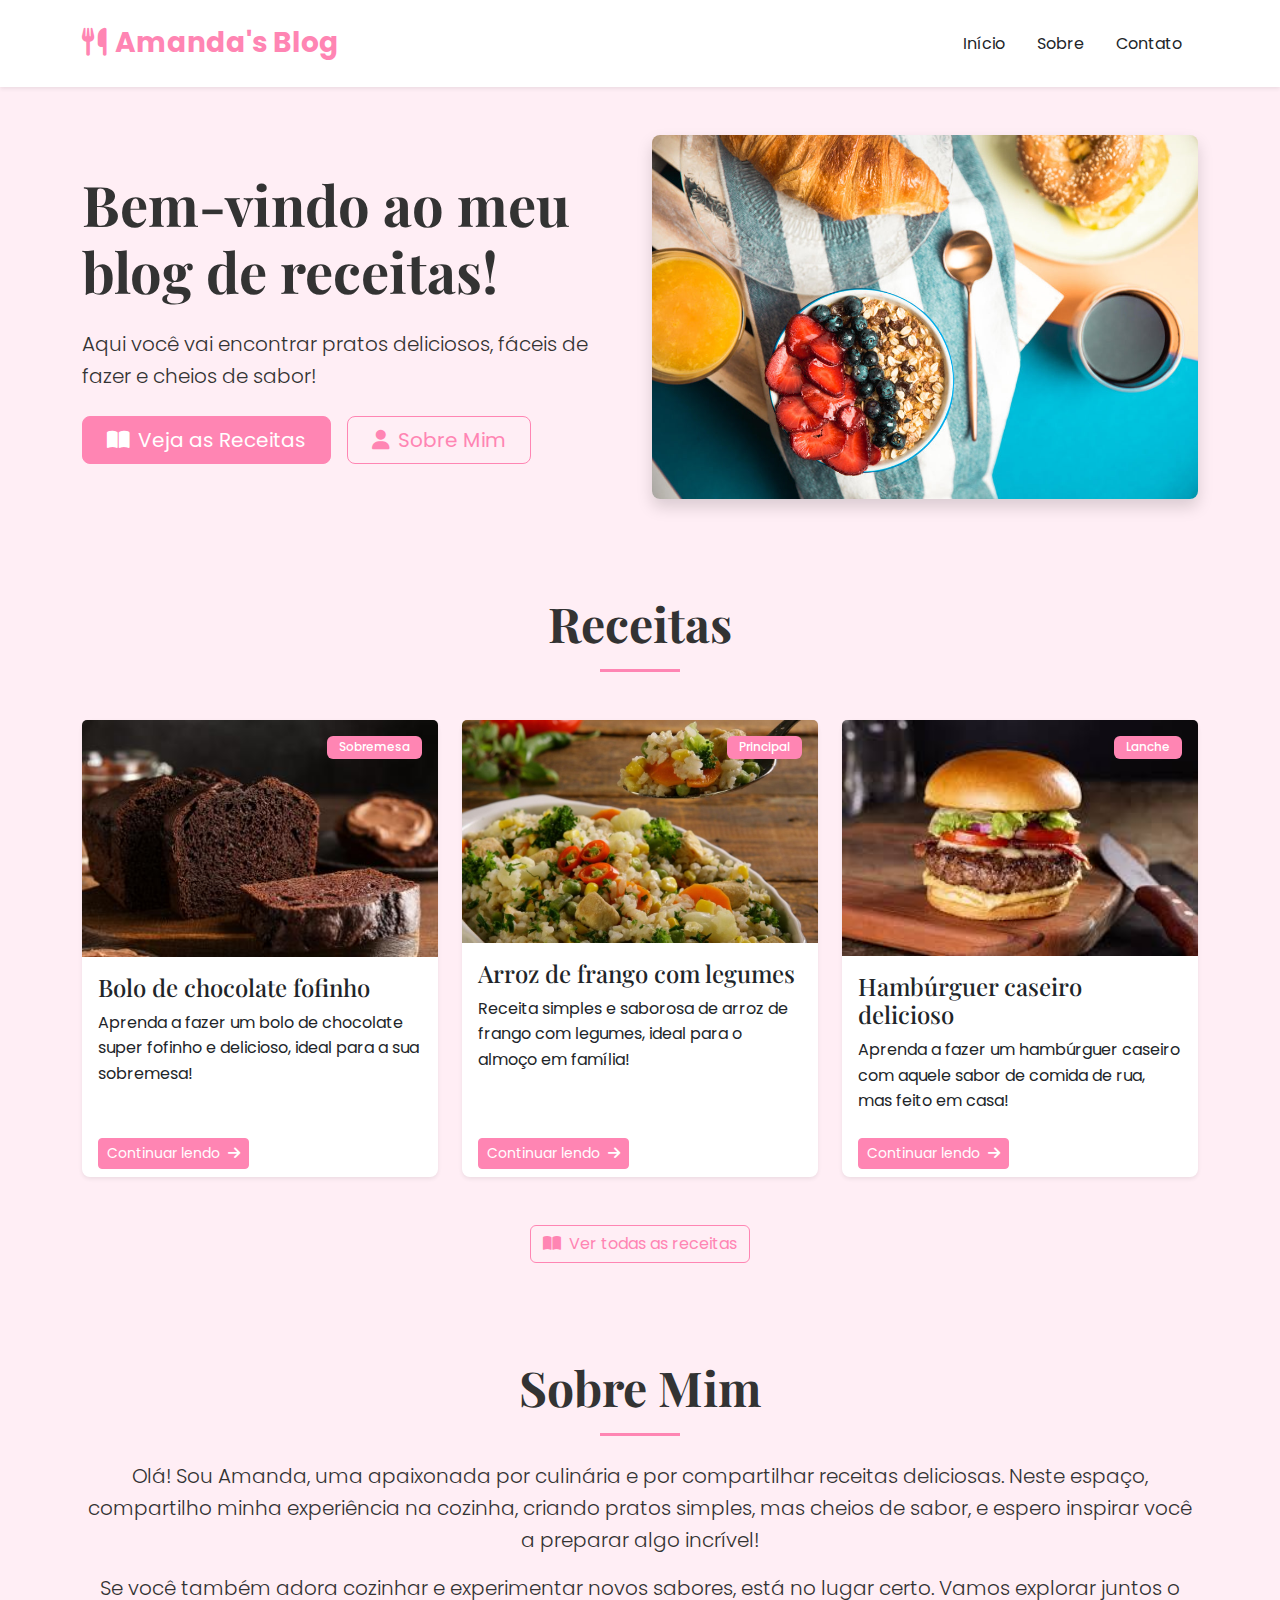
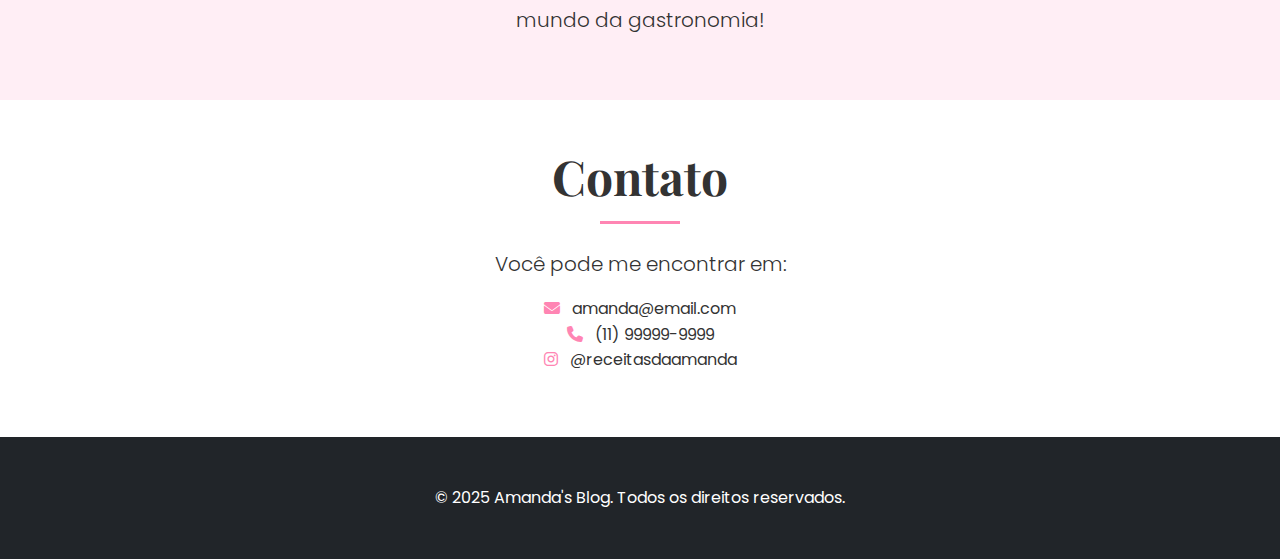
<file: index.html>
<!doctype html>
<html lang="pt-br">
  <head>
    <meta charset="utf-8">
    <meta name="viewport" content="width=device-width, initial-scale=1">
    <title>Amanda's Blog</title>
    <link href="https://cdn.jsdelivr.net/npm/bootstrap@5.3.6/dist/css/bootstrap.min.css" rel="stylesheet">
    <link rel="stylesheet" href="https://cdnjs.cloudflare.com/ajax/libs/font-awesome/6.4.0/css/all.min.css">
    <link href="https://fonts.googleapis.com/css2?family=Playfair+Display:wght@400;700&family=Poppins:wght@300;400;500&display=swap" rel="stylesheet">
    <link rel="stylesheet" href="css/style.css">
  </head>
  <body>

    <nav class="navbar navbar-expand-lg navbar-light bg-white shadow-sm">
      <div class="container">
        <a class="navbar-brand fw-bold fs-3 text-pink" href="index.html">
          <i class="fas fa-utensils me-2"></i>Amanda's Blog</a>
        <button class="navbar-toggler" type="button" data-bs-toggle="collapse" data-bs-target="#navbarNav">
          <span class="navbar-toggler-icon"></span>
        </button>
        <div class="collapse navbar-collapse justify-content-end" id="navbarNav">
          <ul class="navbar-nav">
            <li class="nav-item mx-2">
              <a class="nav-link active text-dark" href="index.html">Início</a>
            </li>
            <li class="nav-item mx-2">
              <a class="nav-link text-dark" href="#sobre-mim">Sobre</a>
            </li>
            <li class="nav-item mx-2">
              <a class="nav-link text-dark" href="#contato">Contato</a>
            </li>
          </ul>
        </div>
      </div>
    </nav>

    <header class="hero-section py-5">
      <div class="container">
        <div class="row align-items-center">
          <div class="col-lg-6">
            <h1 class="display-4 fw-bold mb-4">Bem-vindo ao meu blog de receitas!</h1>
            <p class="lead mb-4">Aqui você vai encontrar pratos deliciosos, fáceis de fazer e cheios de sabor!</p>
            <div class="d-flex gap-3">
              <a href="#receitas" class="btn btn-pink btn-lg px-4">
                <i class="fas fa-book-open me-2"></i>Veja as Receitas
              </a>
              <a href="#sobre-mim" class="btn btn-outline-pink btn-lg px-4">
                <i class="fas fa-user me-2"></i>Sobre Mim
              </a>
            </div>
          </div>
          <div class="col-lg-6 mt-4 mt-lg-0">
            <img src="imagens/imagemdecomidablog.jpg" class="img-fluid rounded-3 shadow" alt="Imagem de comida">
          </div>
        </div>
      </div>
    </header>

    <section id="receitas" class="py-5 bg-light-pink">
        <div class="container">
          <div class="text-center mb-5">
            <h2 class="display-5 fw-bold mb-3">Receitas</h2>
            <div class="divider-pink mx-auto"></div>
          </div>
          <div class="row g-4">
      
            <div class="col-lg-4 col-md-6">
              <div class="card post-card h-100 border-0 shadow-sm">
                <img src="imagens/bolofofinhoblog.jpg" class="card-img-top" alt="Bolo de chocolate">
                <div class="card-body">
                  <span class="badge bg-pink mb-2">Sobremesa</span>
                  <h3 class="h4">Bolo de chocolate fofinho</h3>
                  <p class="card-text">Aprenda a fazer um bolo de chocolate super fofinho e delicioso, ideal para a sua sobremesa!</p>
                </div>
                <div class="card-footer bg-transparent border-top-0">
                  <a href="post.html" class="btn btn-sm btn-pink">Continuar lendo <i class="fas fa-arrow-right ms-1"></i></a>
                </div>
              </div>
            </div>
    
            <div class="col-lg-4 col-md-6">
              <div class="card post-card h-100 border-0 shadow-sm">
                <img src="imagens/arrozblog.jpg" class="card-img-top" alt="Arroz com frango">
                <div class="card-body">
                  <span class="badge bg-pink mb-2">Principal</span>
                  <h3 class="h4">Arroz de frango com legumes</h3>
                  <p class="card-text">Receita simples e saborosa de arroz de frango com legumes, ideal para o almoço em família!</p>
                </div>
                <div class="card-footer bg-transparent border-top-0">
                  <a href="post.html" class="btn btn-sm btn-pink">Continuar lendo <i class="fas fa-arrow-right ms-1"></i></a>
                </div>
              </div>
            </div>
    
            <div class="col-lg-4 col-md-6">
              <div class="card post-card h-100 border-0 shadow-sm">
                <img src="imagens/hamburguerblog.jpeg" class="card-img-top" alt="Hambúrguer caseiro">
                <div class="card-body">
                  <span class="badge bg-pink mb-2">Lanche</span>
                  <h3 class="h4">Hambúrguer caseiro delicioso</h3>
                  <p class="card-text">Aprenda a fazer um hambúrguer caseiro com aquele sabor de comida de rua, mas feito em casa!</p>
                </div>
                <div class="card-footer bg-transparent border-top-0">
                  <a href="post.html" class="btn btn-sm btn-pink">Continuar lendo <i class="fas fa-arrow-right ms-1"></i></a>
                </div>
              </div>
            </div>
    
          </div>
          <div class="text-center mt-5">
            <a href="post.html" class="btn btn-outline-pink">
              <i class="fas fa-book-open me-2"></i>Ver todas as receitas
            </a>
          </div>
        </div>
      </section>      

    <section id="sobre-mim" class="py-5 bg-light-pink">
        <div class="container">
          <div class="text-center mb-4">
            <h2 class="display-5 fw-bold mb-3">Sobre Mim</h2>
            <div class="divider-pink mx-auto"></div>
          </div>
          <p class="lead text-center">Olá! Sou Amanda, uma apaixonada por culinária e por compartilhar receitas deliciosas. Neste espaço, compartilho minha experiência na cozinha, criando pratos simples, mas cheios de sabor, e espero inspirar você a preparar algo incrível!</p>
          <p class="lead text-center">Se você também adora cozinhar e experimentar novos sabores, está no lugar certo. Vamos explorar juntos o mundo da gastronomia!</p>
        </div>
      </section>
  
      <section id="contato" class="py-5 bg-white">
        <div class="container">
          <div class="text-center mb-4">
            <h2 class="display-5 fw-bold mb-3">Contato</h2>
            <div class="divider-pink mx-auto"></div>
          </div>
          <p class="text-center lead">Você pode me encontrar em:</p>
          <ul class="list-unstyled text-center">
            <li><i class="fas fa-envelope text-pink me-2"></i> amanda@email.com</li>
            <li><i class="fas fa-phone text-pink me-2"></i> (11) 99999-9999</li>
            <li><i class="fab fa-instagram text-pink me-2"></i> @receitasdaamanda</li>
          </ul>
        </div>
      </section>

    <footer class="bg-dark text-white py-5">
      <div class="container text-center">
        <p class="mb-0">&copy; 2025 Amanda's Blog. Todos os direitos reservados.</p>
      </div>
    </footer>

    <script src="https://cdn.jsdelivr.net/npm/bootstrap@5.
</file>
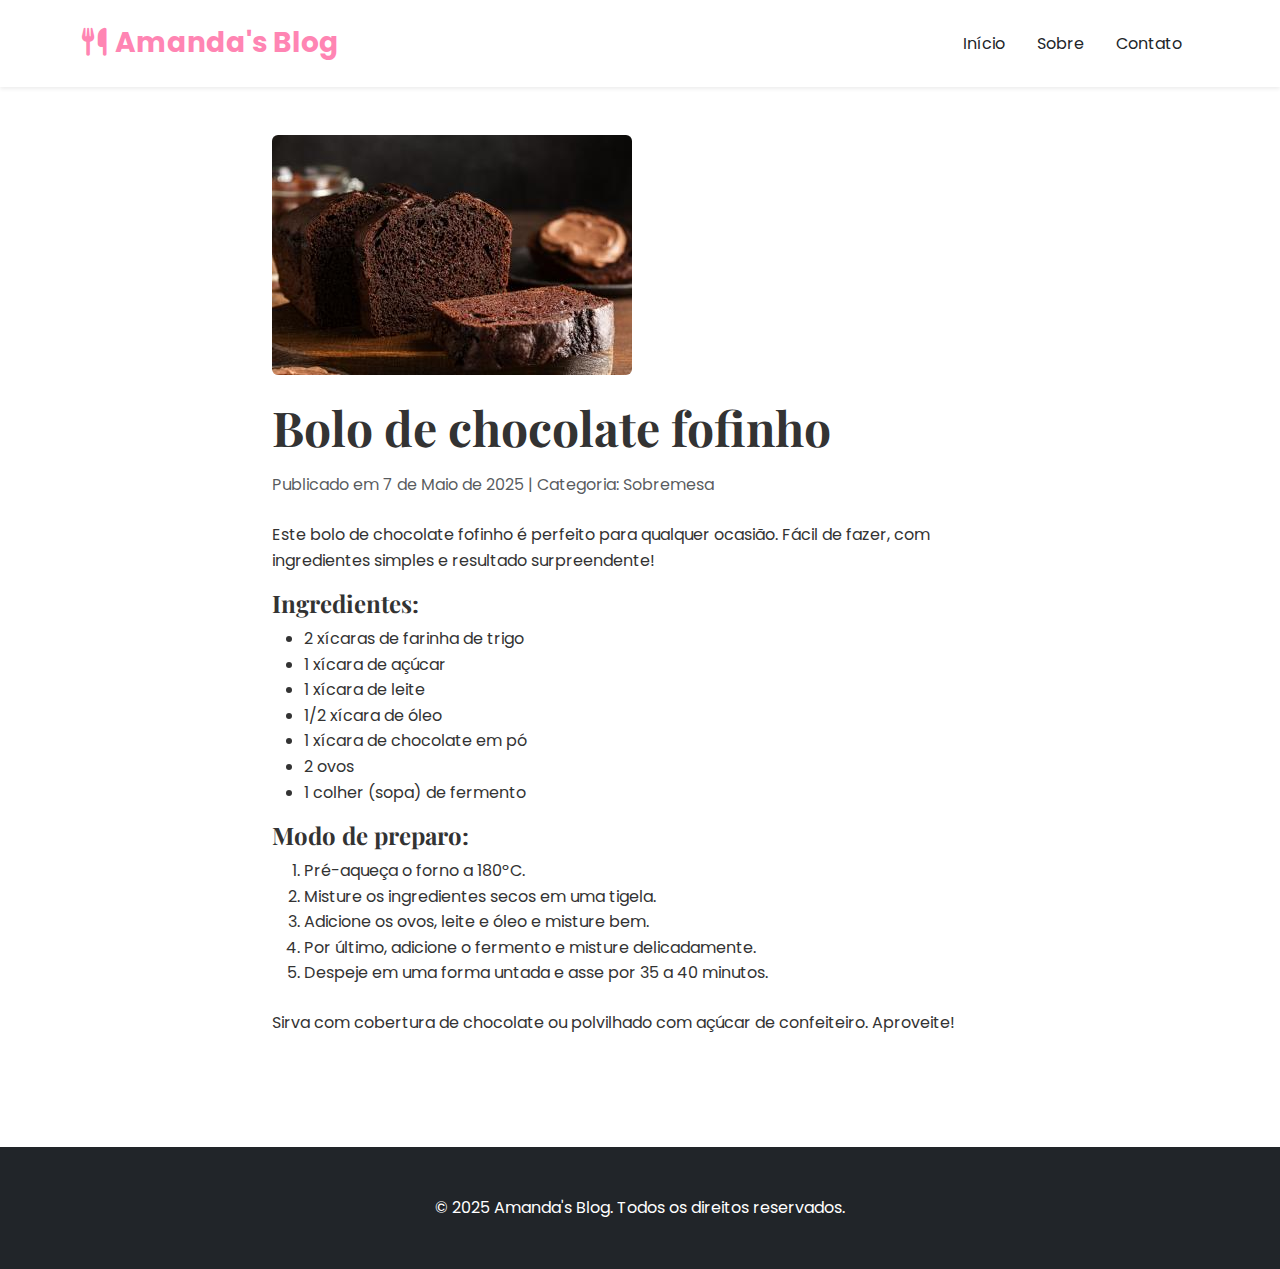
<file: post.html>
<!doctype html>
<html lang="pt-br">
  <head>
    <meta charset="utf-8">
    <meta name="viewport" content="width=device-width, initial-scale=1">
    <title>Post - Amanda's Blog</title>
    <link href="https://cdn.jsdelivr.net/npm/bootstrap@5.3.6/dist/css/bootstrap.min.css" rel="stylesheet">
    <link rel="stylesheet" href="https://cdnjs.cloudflare.com/ajax/libs/font-awesome/6.4.0/css/all.min.css">
    <link href="https://fonts.googleapis.com/css2?family=Playfair+Display:wght@400;700&family=Poppins:wght@300;400;500&display=swap" rel="stylesheet">
    <link rel="stylesheet" href="css/style.css">
  </head>
  <body>

    <nav class="navbar navbar-expand-lg navbar-light bg-white shadow-sm">
      <div class="container">
        <a class="navbar-brand fw-bold fs-3 text-pink" href="index.html">
          <i class="fas fa-utensils me-2"></i>Amanda's Blog</a>
        <button class="navbar-toggler" type="button" data-bs-toggle="collapse" data-bs-target="#navbarNav">
          <span class="navbar-toggler-icon"></span>
        </button>
        <div class="collapse navbar-collapse justify-content-end" id="navbarNav">
          <ul class="navbar-nav">
            <li class="nav-item mx-2">
              <a class="nav-link text-dark" href="index.html">Início</a>
            </li>
            <li class="nav-item mx-2">
              <a class="nav-link text-dark" href="index.html#sobre-mim">Sobre</a>
            </li>
            <li class="nav-item mx-2">
              <a class="nav-link text-dark" href="index.html#contato">Contato</a>
            </li>
          </ul>
        </div>
      </div>
    </nav>
    <section class="py-5">
      <div class="container">
        <div class="row justify-content-center">
          <div class="col-lg-8">
            <img src="imagens/bolofofinhoblog.jpg" class="img-fluid rounded mb-4" alt="Bolo de chocolate">
            <h1 class="display-5 fw-bold mb-3">Bolo de chocolate fofinho</h1>
            <p class="text-muted mb-4">Publicado em 7 de Maio de 2025 | Categoria: Sobremesa</p>
            <p>Este bolo de chocolate fofinho é perfeito para qualquer ocasião. Fácil de fazer, com ingredientes simples e resultado surpreendente!</p>
            <h4>Ingredientes:</h4>
            <ul>
              <li>2 xícaras de farinha de trigo</li>
              <li>1 xícara de açúcar</li>
              <li>1 xícara de leite</li>
              <li>1/2 xícara de óleo</li>
              <li>1 xícara de chocolate em pó</li>
              <li>2 ovos</li>
              <li>1 colher (sopa) de fermento</li>
            </ul>
            <h4>Modo de preparo:</h4>
            <ol>
              <li>Pré-aqueça o forno a 180ºC.</li>
              <li>Misture os ingredientes secos em uma tigela.</li>
              <li>Adicione os ovos, leite e óleo e misture bem.</li>
              <li>Por último, adicione o fermento e misture delicadamente.</li>
              <li>Despeje em uma forma untada e asse por 35 a 40 minutos.</li>
            </ol>
            <p class="mt-4">Sirva com cobertura de chocolate ou polvilhado com açúcar de confeiteiro. Aproveite!</p>
          </div>
        </div>
      </div>
    </section>
    <footer class="bg-dark text-white py-5 mt-5">
      <div class="container text-center">
        <p class="mb-0">&copy; 2025 Amanda's Blog. Todos os direitos reservados.</p>
      </div>
    </footer>

    <script src="https://cdn.jsdelivr.net/npm/bootstrap@5.3.6/dist/js/bootstrap.bundle.min.js"></script>
  </body>
</html>
</file>
<file: css/style.css>
/* Cor de fundo e texto padrão */
body {
    font-family: 'Poppins', sans-serif;
    color: #333;
    line-height: 1.6;
  }
  
  h1, h2, h3, h4, h5, h6 {
    font-family: 'Playfair Display', serif;
    font-weight: 700;
  }
  
  /* Estilos de cor */
  .text-pink { color: #FF85B3 !important; }
  .bg-pink { background-color: #FF85B3 !important; }
  .bg-light-pink { background-color: #FFEEF5 !important; }
  .bg-dark-pink { background-color: #D44B8D !important; }
  
  /* Estilos de botões */
  .btn-pink {
    background-color: #FF85B3;
    color: white;
    border-color: #FF85B3;
  }
  .btn-pink:hover {
    background-color: #E65FA0;
    border-color: #E65FA0;
  }
  
  .btn-outline-pink {
    color: #FF85B3;
    border-color: #FF85B3;
  }
  .btn-outline-pink:hover {
    background-color: #FF85B3;
    color: white;
  }
  
  /* Estilos de Navbar */
  .navbar {
    padding: 1rem 0;
  }
  .navbar-brand { font-size: 1.5rem; }
  
  /* Seção Hero */
  .hero-section {
    background-color: #FFEEF5;
    padding: 5rem 0;
  }
  
  /* Cartões de post */
  .post-card {
    transition: transform 0.3s ease, box-shadow 0.3s ease;
    border-radius: 0.5rem !important;
  }
  .post-card:hover {
    transform: translateY(-5px);
    box-shadow: 0 10px 20px rgba(0, 0, 0, 0.1) !important;
  }
  
  .post-image {
    height: 200px;
    background-size: cover;
    background-position: center;
    border-top-left-radius: 0.5rem !important;
    border-top-right-radius: 0.5rem !important;
  }
  
  /* Badge */
  .badge {
    position: absolute;
    top: 1rem;
    right: 1rem;
    font-weight: 500;
    padding: 0.35rem 0.75rem;
  }
  
  /* Divider */
  .divider-pink {
    height: 3px;
    width: 80px;
    background-color: #FF85B3;
    margin: 1rem auto;
  }
  
  /* Newsletter */
  .newsletter-card {
    background-color: white;
    border: 1px solid rgba(0,0,0,0.05);
  }
  
  /* Rodapé */
  footer a {
    color: rgba(255,255,255,0.7);
    text-decoration: none;
    transition: color 0.3s ease;
  }
  footer a:hover {
    color: white;
    text-decoration: underline;
  }
  
  /* Ícones sociais */
  .social-icons a {
    display: inline-flex;
    align-items: center;
    justify-content: center;
    width: 40px;
    height: 40px;
    border-radius: 50%;
    background-color: rgba(255,255,255,0.1);
    transition: all 0.3s ease;
  }
  .social-icons a:hover {
    background-color: #FF85B3;
    transform: translateY(-3px);
  }
</file>
